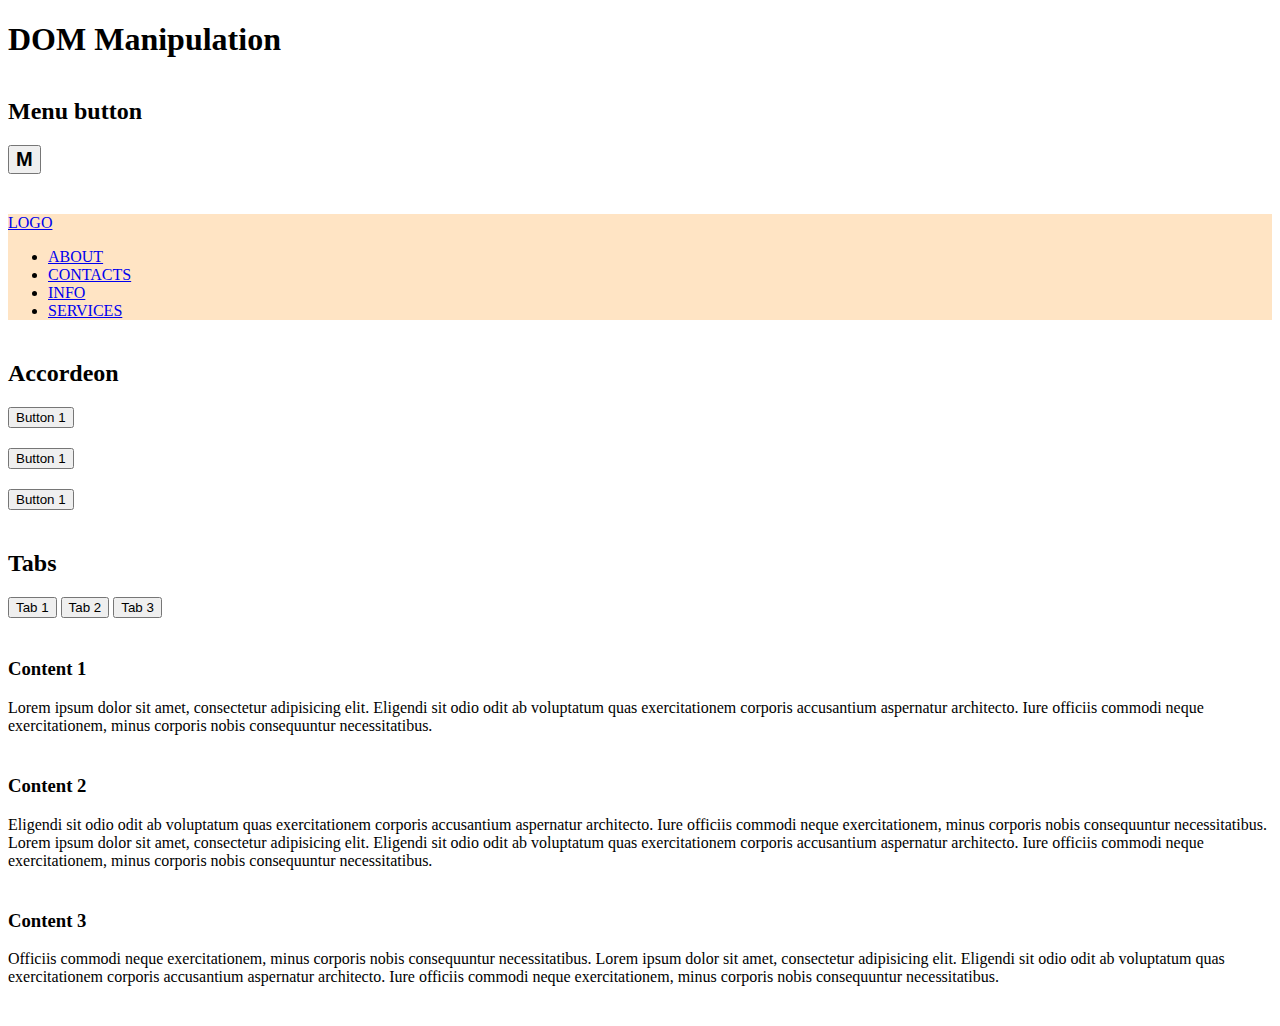
<file: html and css/index.html>
<!DOCTYPE html>
<html lang="en">
  <head>
    <meta charset="UTF-8" />
    <meta name="viewport" content="width=device-width, initial-scale=1.0" />
    <title>Document</title>
  </head>
  <style>
    nav {
      margin: 40px 0;
      background-color: bisque;
    }
    section {
      margin-bottom: 40px;
    }
    header {
      margin-bottom: 40px;
    }
    .cont {
      margin-top: 40px;
    }
    #menu-btn {
      font-size: 20px;
      font-weight: 900;
    }
    .accordeon {
      margin-bottom: 20px;
    }
    .accordeon-text {
      max-height: 0;
      overflow-y: hidden;
      transition: 0.3s;
    }
    .accordeon-text.active {
      max-height: 200px;
    }
  </style>
  <body>
    <section>
      <h1 class="heading-class" id="heading" data-test="test">
        DOM Manipulation
      </h1>
    </section>
    <div id="test"></div>

    <section>
      <h2>Menu button</h2>
      <button id="menu-btn">M</button>
      <nav>
        <a href="#">LOGO</a>
        <ul>
          <li><a href="#">ABOUT</a></li>
          <li><a href="#">CONTACTS</a></li>
          <li><a href="#">INFO</a></li>
          <li><a href="#">SERVICES</a></li>
        </ul>
      </nav>
    </section>

    <section>
      <h2>Accordeon</h2>
      <div class="accordeon">
        <button class="accordeon-btn" id="acc-btn1" data-target="acc-text1">Button 1</button>
        <div class="accordeon-text" id="acc-text3">
          Accordeon text 1 Lorem ipsum dolor sit amet, consectetur adipisicing
          elit. Amet culpa asperiores placeat incidunt? Deserunt pariatur
          corrupti excepturi! Dignissimos, ab aperiam.
        </div>
      </div>
      <div class="accordeon">
        <button class="accordeon-btn" id="acc-btn2" data-target="acc-text2">Button 1</button>
        <div class="accordeon-text" id="acc-text3">
          Accordeon text 2 Sit amet, consectetur adipisicing elit. Amet culpa
          asperiores placeat incidunt? Deserunt pariatur corrupti excepturi!
          Dignissimos, ab aperiam.
        </div>
      </div>
      <div class="accordeon">
        <button class="accordeon-btn" id="acc-btn3" data-target="acc-text3">Button 1</button>
        <div class="accordeon-text" id="acc-text3">
          Accordeon text 3 Ipsum dolor sit amet, consectetur adipisicing elit.
          Amet culpa asperiores placeat incidunt? Deserunt pariatur corrupti
          excepturi! Dignissimos, ab aperiam.
        </div>
      </div>
    </section>

    <section>
      <h2>Tabs</h2>
      <div>
        <button class="tab" id="tab1">Tab 1</button>
        <button class="tab" id="tab2">Tab 2</button>
        <button class="tab" id="tab3">Tab 3</button>
      </div>
      <div>
        <div class="cont" id="cont1">
          <h3>Content 1</h3>
          Lorem ipsum dolor sit amet, consectetur adipisicing elit. Eligendi sit
          odio odit ab voluptatum quas exercitationem corporis accusantium
          aspernatur architecto. Iure officiis commodi neque exercitationem,
          minus corporis nobis consequuntur necessitatibus.
        </div>
        <div class="cont" id="cont2">
          <h3>Content 2</h3>
          Eligendi sit odio odit ab voluptatum quas exercitationem corporis
          accusantium aspernatur architecto. Iure officiis commodi neque
          exercitationem, minus corporis nobis consequuntur necessitatibus.
          Lorem ipsum dolor sit amet, consectetur adipisicing elit. Eligendi sit
          odio odit ab voluptatum quas exercitationem corporis accusantium
          aspernatur architecto. Iure officiis commodi neque exercitationem,
          minus corporis nobis consequuntur necessitatibus.
        </div>
        <div class="cont" id="cont3">
          <h3>Content 3</h3>
          Officiis commodi neque exercitationem, minus corporis nobis
          consequuntur necessitatibus. Lorem ipsum dolor sit amet, consectetur
          adipisicing elit. Eligendi sit odio odit ab voluptatum quas
          exercitationem corporis accusantium aspernatur architecto. Iure
          officiis commodi neque exercitationem, minus corporis nobis
          consequuntur necessitatibus.
        </div>
      </div>
      
    </section>
    <script src="/index.js"></script>
  </body>
</html>
</file>
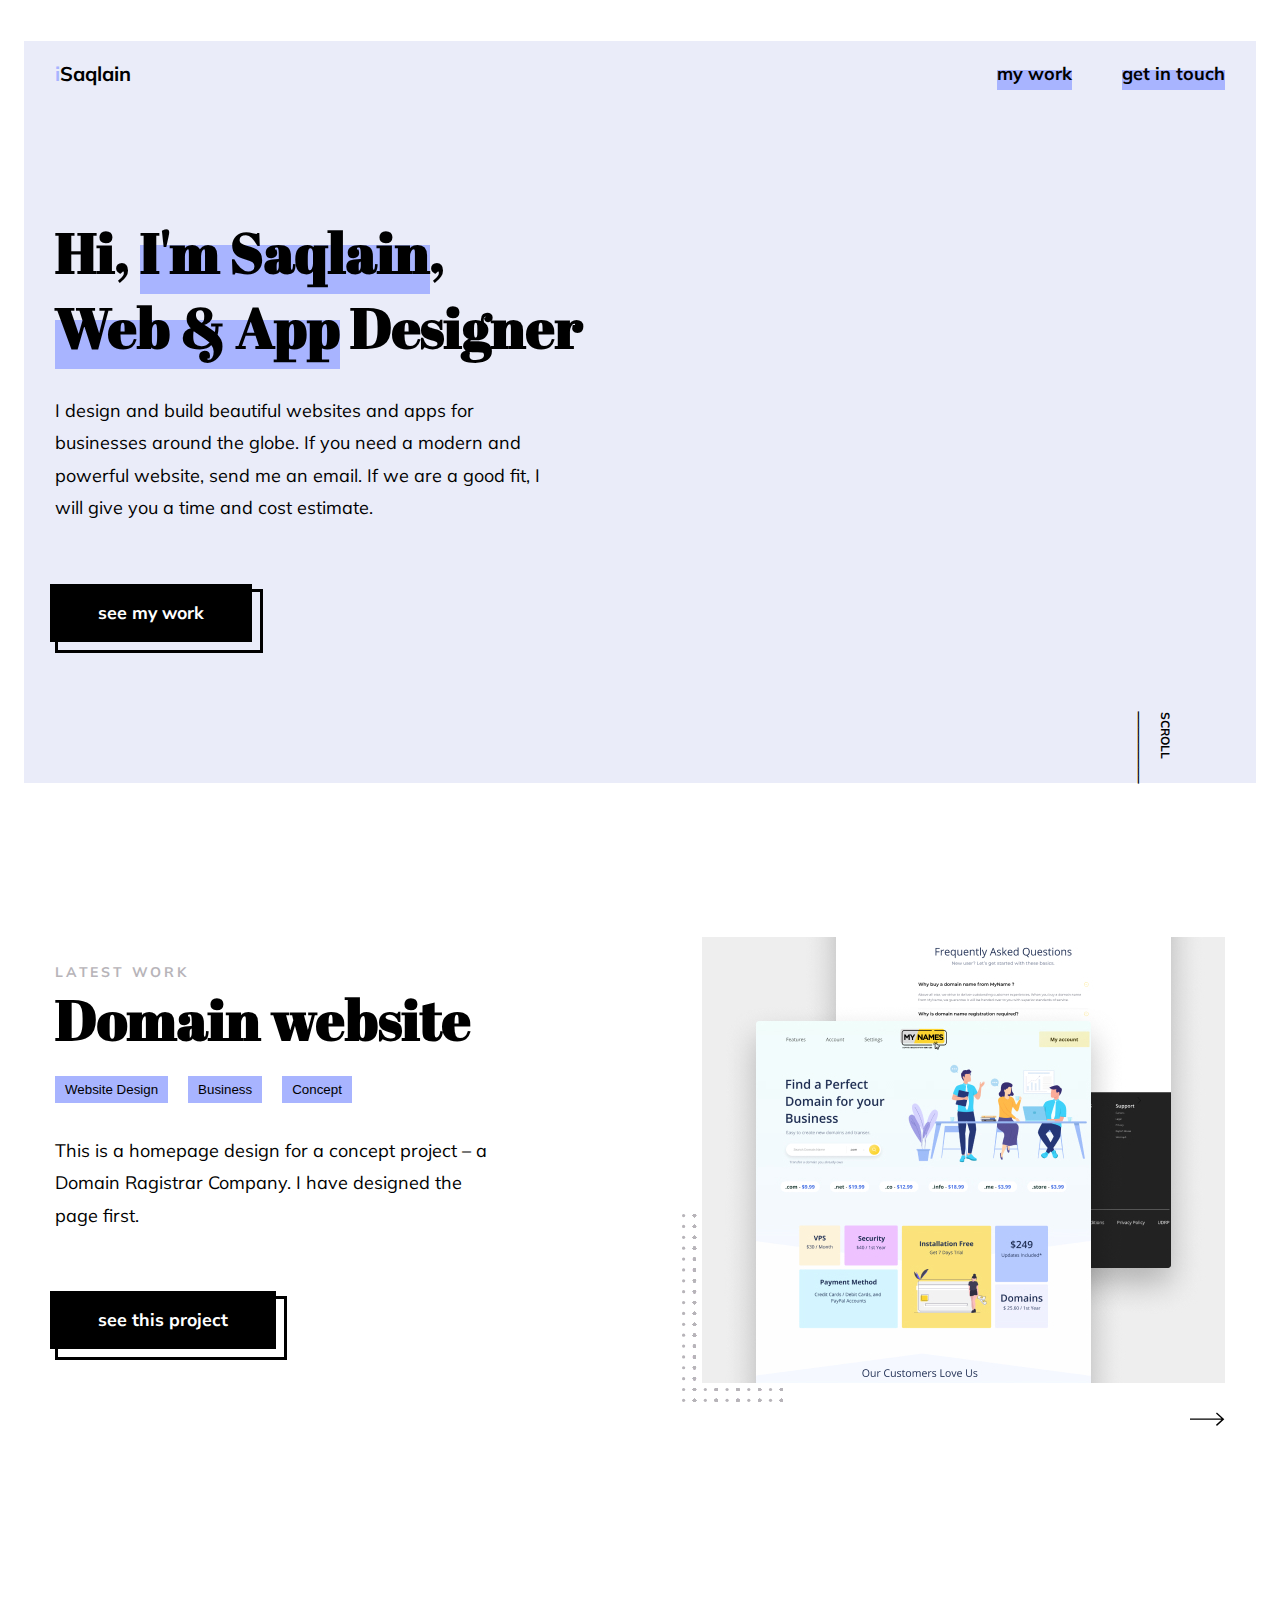
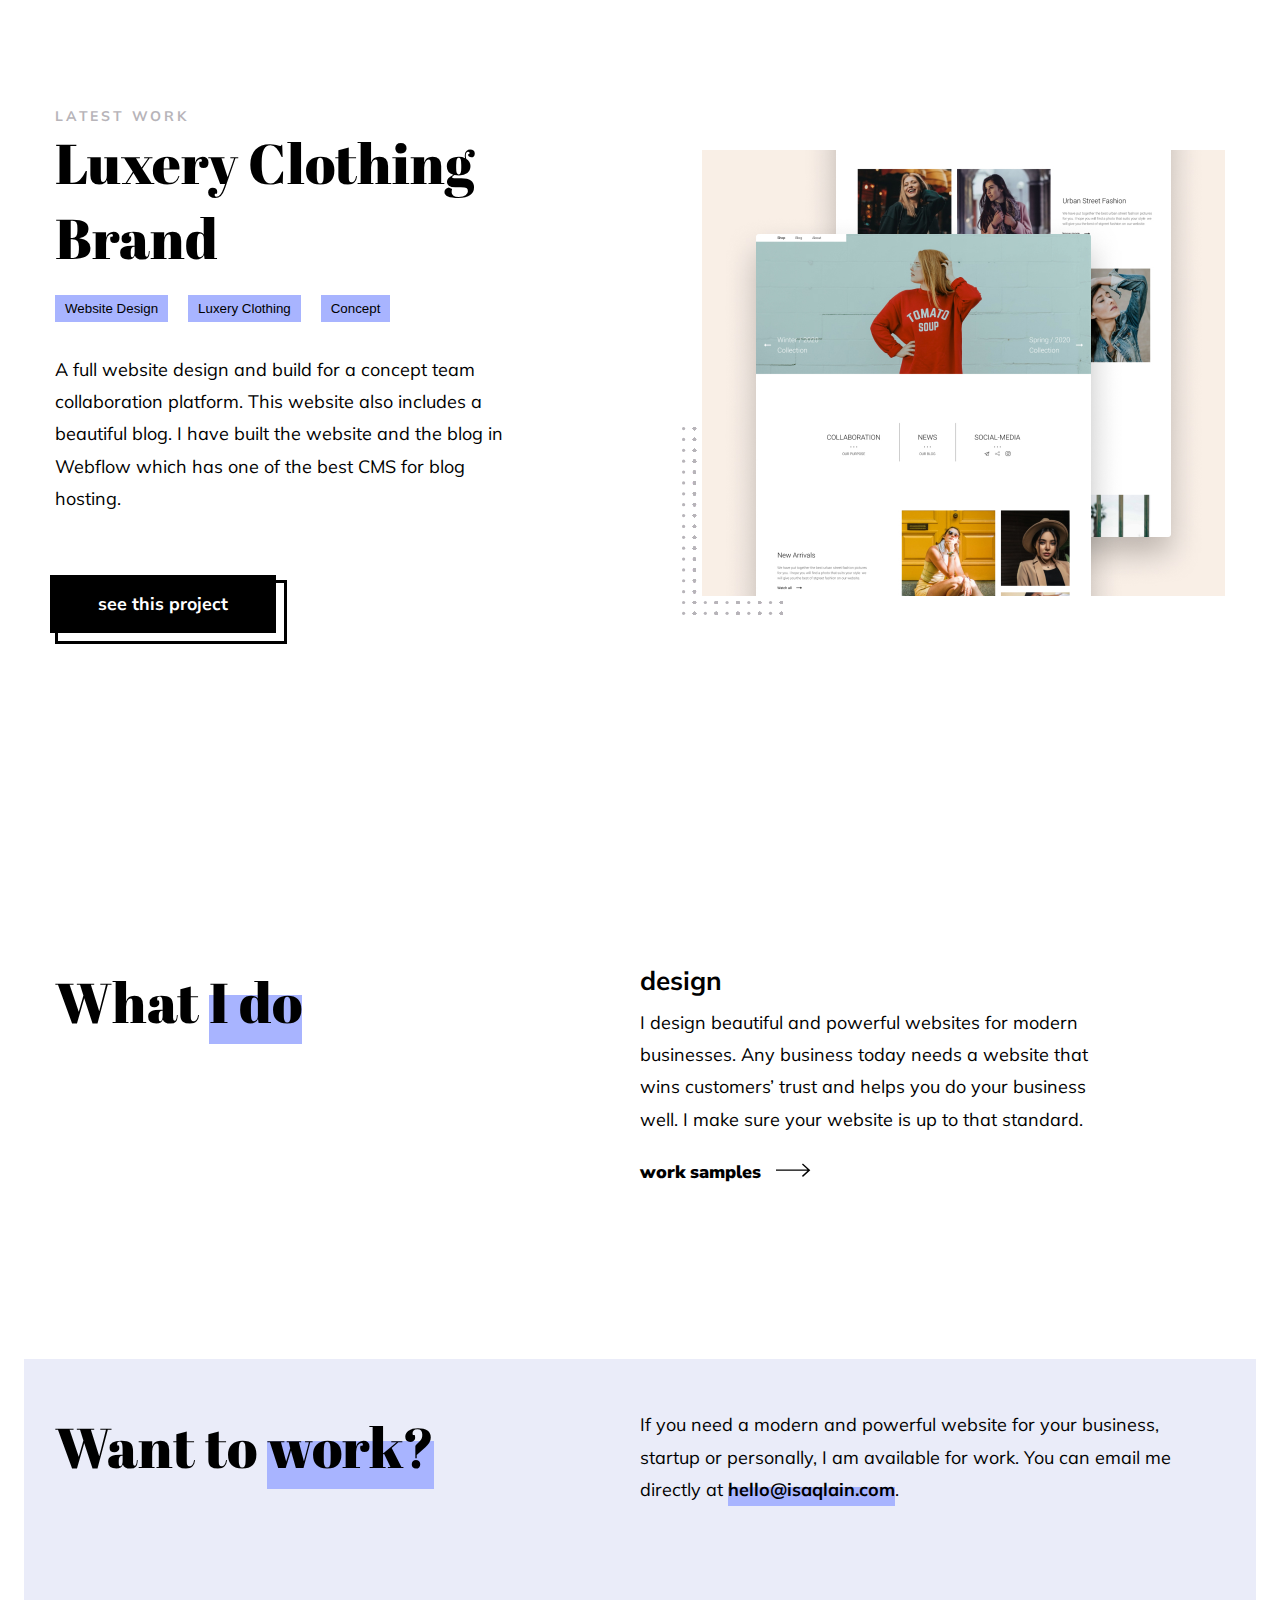
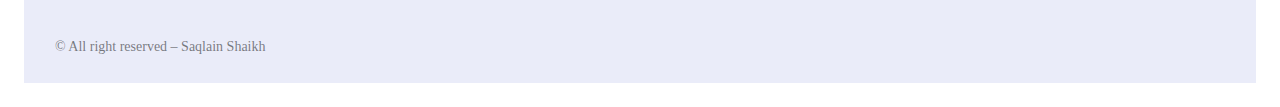
<file: html and css/figma/figma.html>
<!DOCTYPE html>
<html lang="en">
  <head>
    <meta charset="UTF-8" />
    <meta name="viewport" content="width=device-width, initial-scale=1.0" />
    <title>Documents</title>
    <link rel="preconnect" href="https://fonts.googleapis.com" />
    <link rel="preconnect" href="https://fonts.gstatic.com" crossorigin />
    <link rel="stylesheet" href="./figma.css"/>
    <link
      href="https://fonts.googleapis.com/css2?family=Abril+Fatface&family=Mulish:wght@300;400;700;900&family=Nunito+Sans:opsz,wght@6..12,300;6..12,400;6..12,600;6..12,700;6..12,900&display=swap" 
      rel="stylesheet" />
  </head>
 <body>
    <header>
      
    </header>
    <main>
      <section class="content" style="background-color: #EAECF9; 
      z-index: 1; position: relative">
        <div class="content_2">
          <div class="container">
            <div id="logo"><span id="logo-font">i</span>Saqlain</div>
              <ul class="header_ul" >
                <li><a href="#" class="header_link">
                  <span id="shaded_text_2">my work</span></a></li>
                <li><a href="#" class="header_link">
                  <span id="shaded_text_2">get in touch</span></a>
                  <div id="tr-one">
                    <p style="font-size: 12px;">
                      SCROLL
                    </p>
                    _________
                  </div></li>
                  
            </ul>
          </div>
        </div>
        <div class="container">
          <div class="wrapper">
            <div class="hero_col-left">
              <h1><b>Hi, <span id="shaded_text">I'm Saqlain</span>,<br>
                <span id="shaded_text">Web & App</span> Designer <br></b></h1>
            <p class="p1">
              I design and build beautiful websites and apps for 
              <br>businesses  around the globe. If you need a modern and
              <br> powerful website, send    me an email. If we are a good fit, I 
              <br>will give you a time and cost estimate.
            </p>
            <div class="btn-wrapper">
              <a href="#" class="primary-btn">see my work</a>
            </div>
            </div>
          </div>
        </div>
      </section>
      <section>
        <div class="container">
          <div class="wrapper">
            <div class="hero_col-left">
              <div class="latest">LATEST WORK</div>
              <h2><b>Domain website</b></h2>
              <ul class="div__left-buttons">
                <button>Website Design</button>
                <button>Business</button>
                <button>Concept</button>
              </ul>
              <p class="p3">This is a homepage design for a concept project – a 
                <br>Domain Ragistrar Company. I have designed the
                <br> page first.</p>
              <div class="btn-wrapper">
                <a href="#" class="primary-btn">see this project</a>
              </div>
            </div>
            <div class="img-container">
              <img src="/html and css/figma/Photo/chat app.jpg" width="523" />
              <img src="/html and css/figma/Photo/pattern.svg" id="pattern-left"/>
              <img src="/html and css/figma/Photo/arrow.svg" id="pattern-right"/>
            </div>
          </div>
        </div>
      </section>
      <section>
        <div class="container">
          <div class="wrapper">
            <div class="hero_col-left">
            <div class="latest">LATEST WORK</div>
              <h2>Luxery Clothing<br> Brand<br></h2>
              <ul class="div__left-buttons">
                <button>Website Design</button>
                <button>Luxery Clothing</button>
                <button>Concept</button>
              </ul>
              <p class="p3">
                A full website design and build for a concept team 
                <br> collaboration platform. This website also includes a 
                <br>beautiful blog. I have built the website and the blog in 
                <br>Webflow which has one of the best CMS for blog
                <br> hosting.
              </p>
              <div class="btn-wrapper">
                <a href="#" class="primary-btn">see this project</a>
              </div>
            </div>
            <div class="img-container">
              <img src="/html and css/figma/Photo/Team Mockup.jpg" width="523"/>
              <img src="/html and css/figma/Photo/pattern.svg" id="pattern-left" />
            </div>
          </div>
        </div>
      </section>
      <section>
        <div class="container">
          <div class="wrapper_2">
            <div>
              <h2>What <span id="shaded_text">I do</span></h2>
            </div>
            <div class="hero_col-left">
              <h3 id="design">Design</h3>
              <p class="p2">
                I design beautiful and powerful websites for modern 
                <br> businesses. Any business today needs a website that 
                <br>wins customers’ trust and helps you do your business 
                <br> well. I make sure your website is up to that standard.
              </p>
              <a href="#" id="work"><b>work samples</b> </a>
              <img src="/html and css/figma/Photo/arrow.svg" style="margin: 0 0 0 10px;"/>
            </div>
          </div>
        </div>
      </section>
    </main>
    <div class="content">
      <footer style="background-color: #EAECF9; z-index: 1; 
    position: relative; padding-top: 50px;">
      <div>
      <div class="container">
        <div class="wrapper_2">
          <div>
            <h2>Want to <span id="shaded_text">work?</span></h2>
            <div id="footer">
              © All right reserved – Saqlain Shaikh
            </div>
          </div>
          <div class="hero_col-left">
            <p>
              If you need a modern and powerful website for your business,
              <br>startup or personally, I am available for work. You can email me
              <br>directly at 
              <a href="#"><span id="shaded_text_2"><b>hello@isaqlain.com</b></span></a>.
            </p>
          </div>
        </div>
      </div>
    </div>
    </footer>
  </div>
  </body>
</html>
</file>
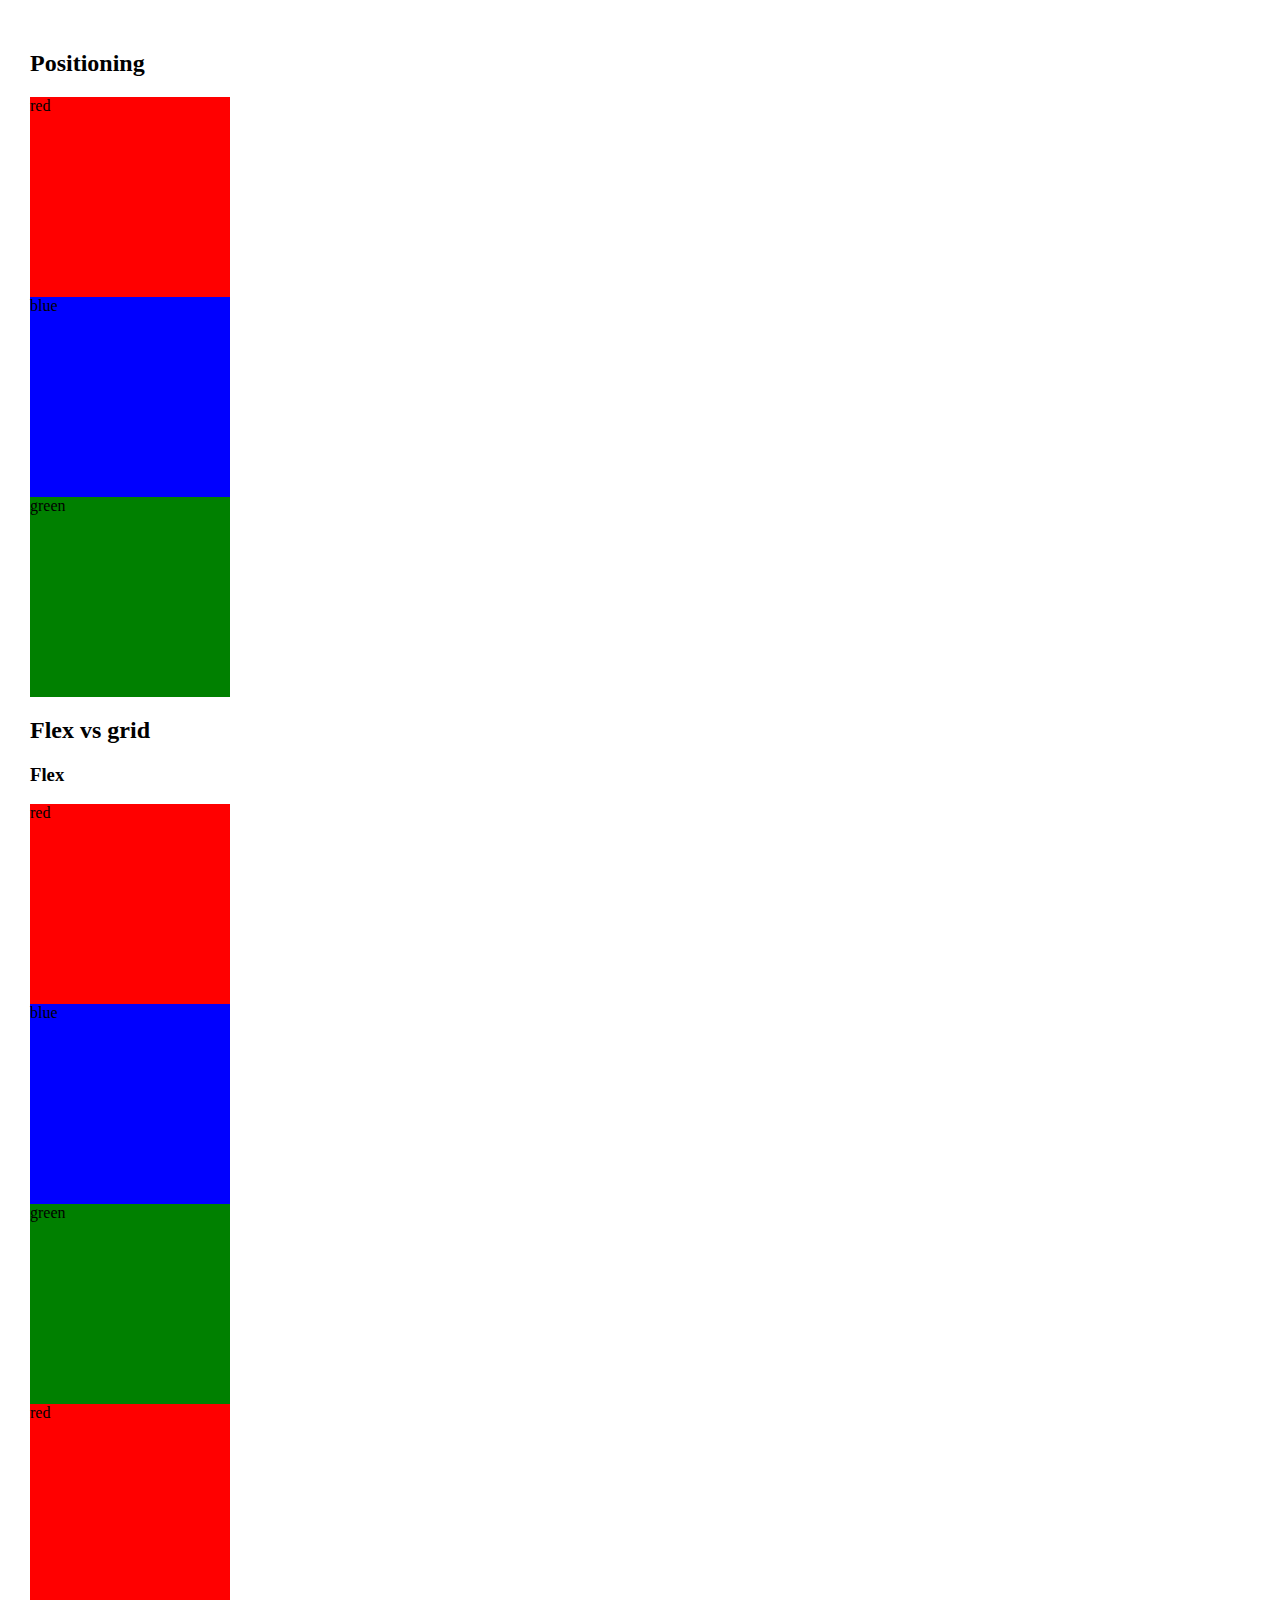
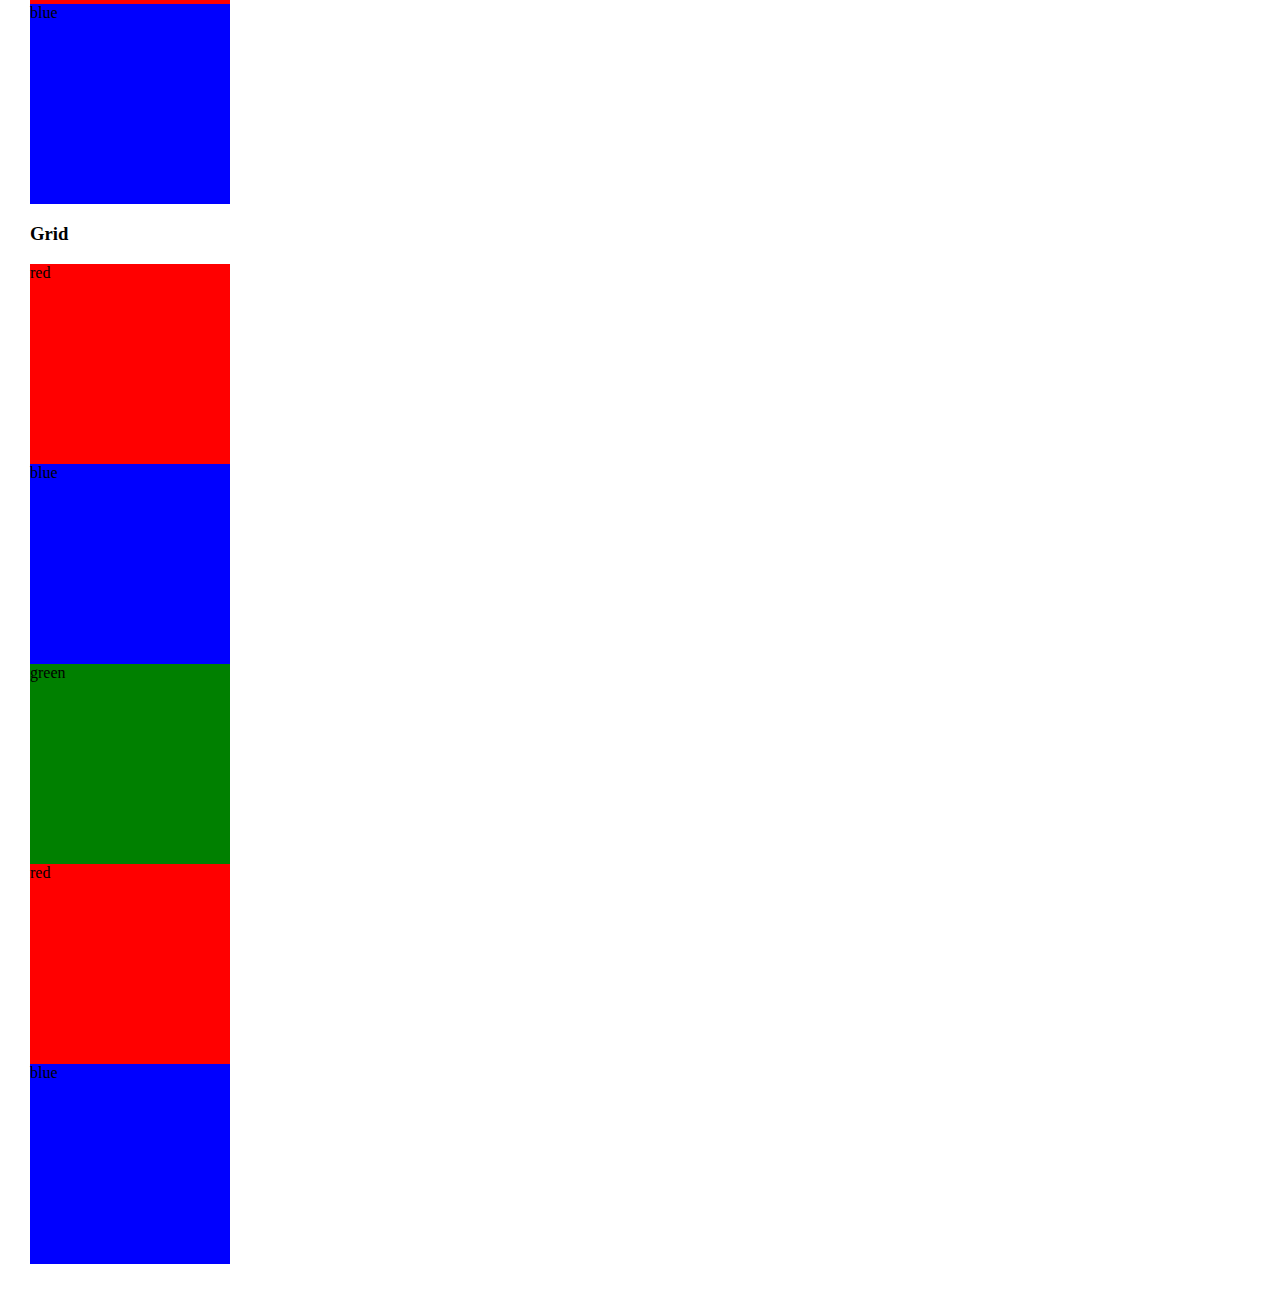
<file: html and css/html-css 2/csstest1.html>
<!DOCTYPE html>
<html lang="en">
  <head>
    <meta charset="UTF-8" />
    <meta name="viewport" content="width=device-width, initial-scale=1.0" />
    <title>CSS Test</title>
  </head>
  <style>
    body {
      margin: 0;
      padding: 30px;
      box-sizing: border-box;
    }
    .box {
      width: 200px;
      height: 200px;
    }
    .red {
      background-color: red;
    }
    .blue {
      background-color: blue;
    }
    .green {
      background-color: green;
    }
  </style>
  <body>
    <section>
      <h2>Positioning</h2>
      <div>
        <div class="red box">red</div>
        <div class="blue box">blue</div>
        <div class="green box">green</div>
      </div>
    </section>
    <section>
      <h2>Flex vs grid</h2>
      <div>
        <h3>Flex</h3>
        <div>
          <div class="red box">red</div>
          <div class="blue box">blue</div>
          <div class="green box">green</div>
          <div class="red box">red</div>
          <div class="blue box">blue</div>
        </div>
      </div>
      <div>
        <h3>Grid</h3>
        <div>
          <div class="red box">red</div>
          <div class="blue box">blue</div>
          <div class="green box">green</div>
          <div class="red box">red</div>
          <div class="blue box">blue</div>
        </div>
      </div>
    </section>
  </body>
</html>
</file>
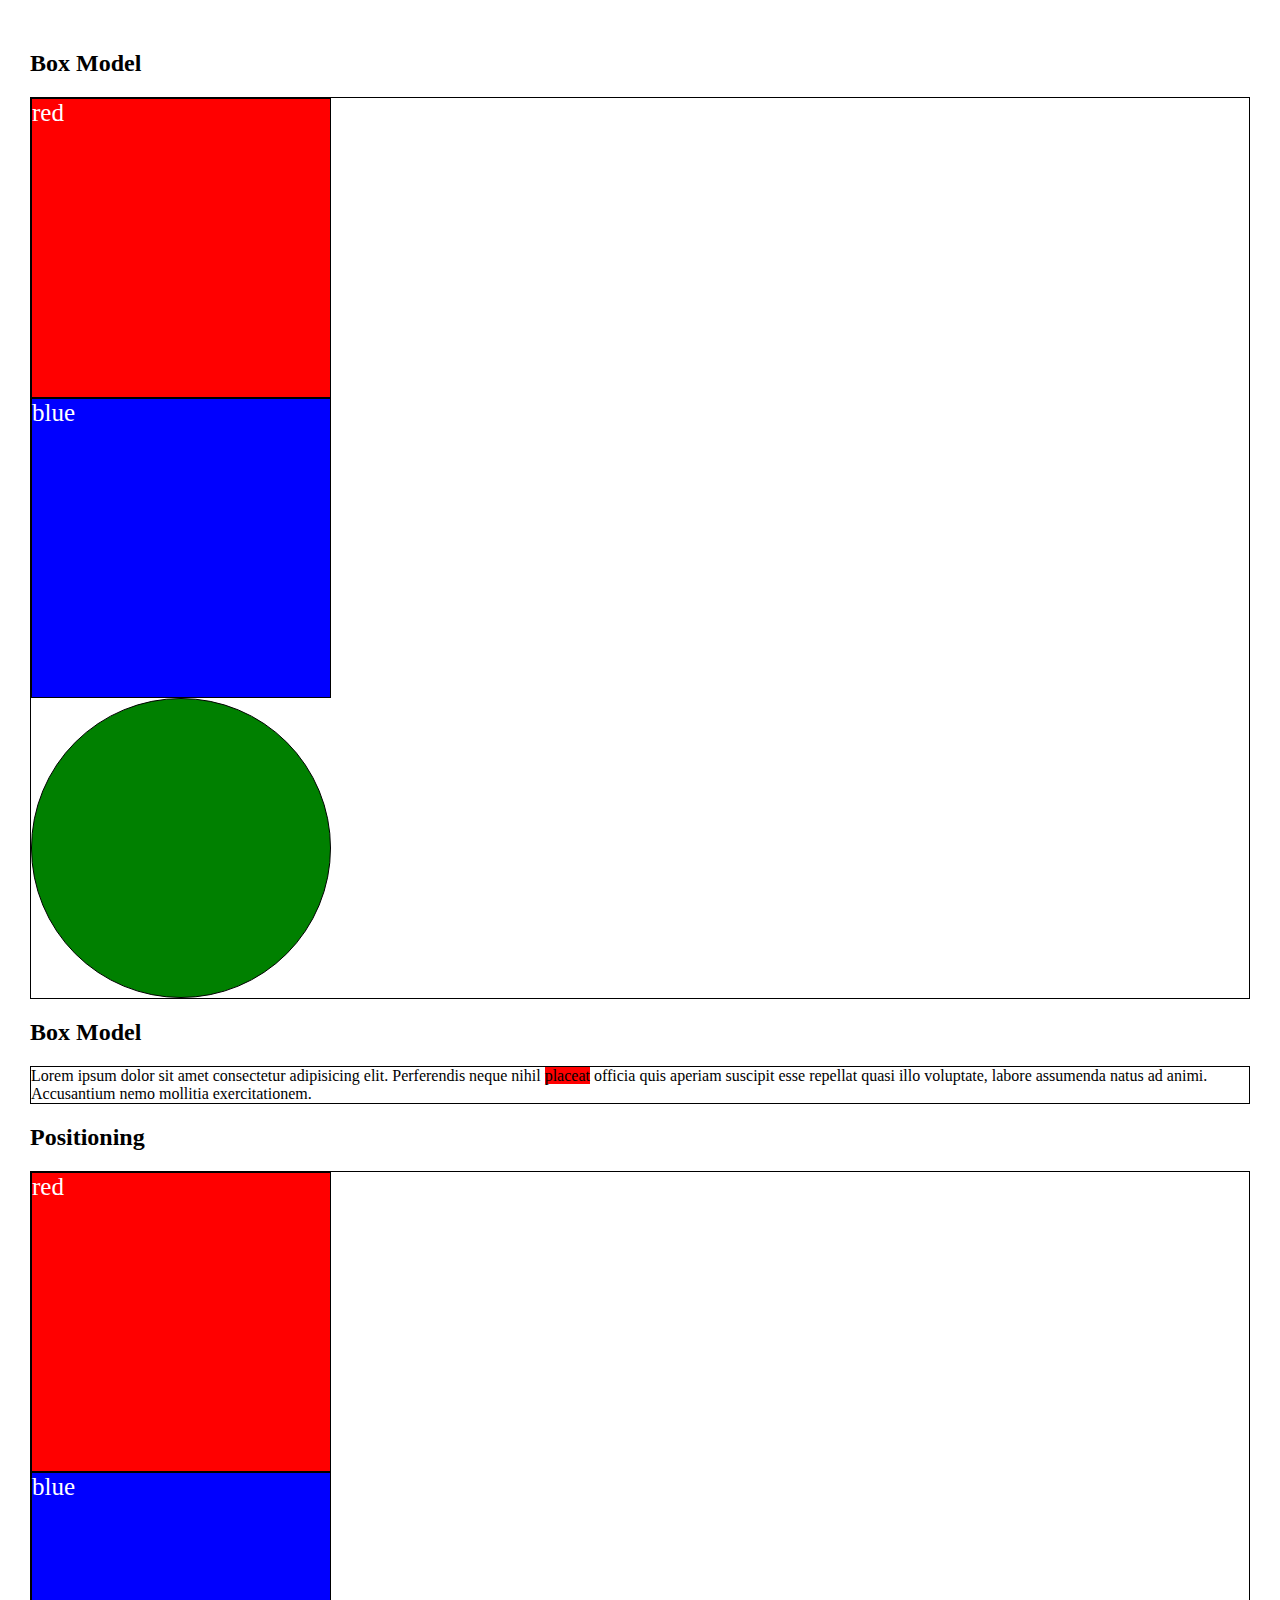
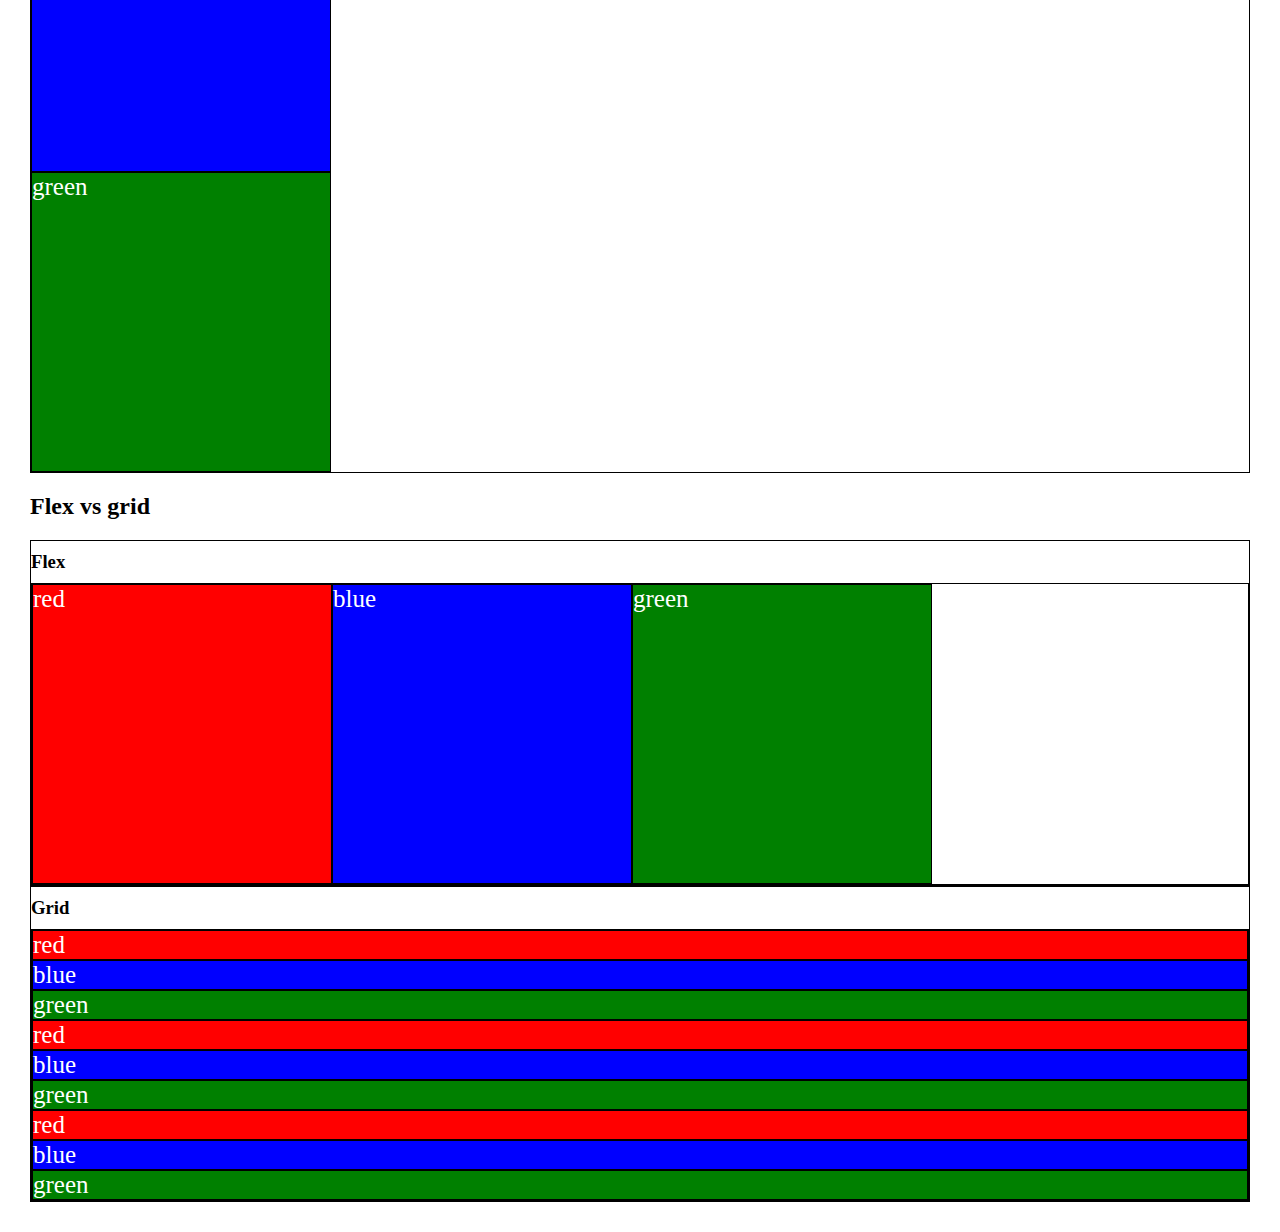
<file: html and css/html-css 3/csstest3.html>
<!DOCTYPE html>
<html lang="en">
  <head>
    <meta charset="UTF-8" />
    <meta name="viewport" content="width=device-width, initial-scale=1.0" />
    <title>CSS Test</title>
    <link rel="preconnect" href="https://fonts.googleapis.com">
<link rel="preconnect" href="https://fonts.gstatic.com" crossorigin>
<link href="https://fonts.googleapis.com/css2?family=Mulish:ital,wght@0,400;1,500&display=swap" rel="stylesheet">
  </head>

  <style>
    *,
    *::before,
    *::after {
      margin: 0;
      padding: 0;
      box-sizing: border-box;
    }
    body {
      padding: 30px;
    }
    h2 {
      margin: 20px 0;
    }
    h3 {
      margin: 10px 0;
    }

    div {
      border: solid 1px #000;
    }

    .box {
      height: 300px;
      width: 300px;
      font-size: 25px;
      color: white;
    }
    .unsized_box {
      font-size: 25px;
      color: white;
    }
    .red {
      background-color: rgba(255, 0, 0, 1);
    }
    .blue {
      background-color: blue;
    }
    .green {
      background-color: green;
    }

    h2 {
      border-radius: 100%;
    }
  </style>

  <body>
    <section>
      <h2>Box Model</h2>

      <div>
        <div id="red-box" class="red box">red</div>
        <div id="blue-box" class="blue box">blue</div>
        <div id="green-box" class="green box" style="border-radius: 100%">green</div>
      </div>
    </section>

    <section>
      <h2>Box Model</h2>
      <div>
        <p>
          Lorem ipsum dolor sit amet consectetur adipisicing elit. Perferendis
          neque nihil <span style="background-color: red">placeat</span> officia
          quis aperiam suscipit esse repellat quasi illo voluptate, labore
          assumenda natus ad animi. Accusantium nemo mollitia exercitationem.
        </p>
      </div>
    </section>
    <section>
      <h2>Positioning</h2>
      <div>
        <div class="red box" style="display: block">red</div>
        <div class="blue box" style="display: block">blue</div>
        <div class="green box" style="display: block">green</div>
      </div>
    </section>
    <section>
      <h2>Flex vs grid</h2>
      <div>
        <h3>Flex</h3>
        <div style="display: flex; flex-direction: row">
          <div class="red box">red</div>
          <div class="blue box">blue</div>
          <div class="green box">green</div>
        </div>
      </div>
      <div>
        <h3>Grid</h3>
        <div>
          <div class="red unsized_box">red</div>
          <div class="blue unsized_box">blue</div>
          <div class="green unsized_box">green</div>
          <div class="red unsized_box">red</div>
          <div class="blue unsized_box">blue</div>
          <div class="green unsized_box">green</div>
          <div class="red unsized_box">red</div>
          <div class="blue unsized_box">blue</div>
          <div class="green unsized_box">green</div>
        </div>
      </div>
    </section>
  </body>
</html>
</file>
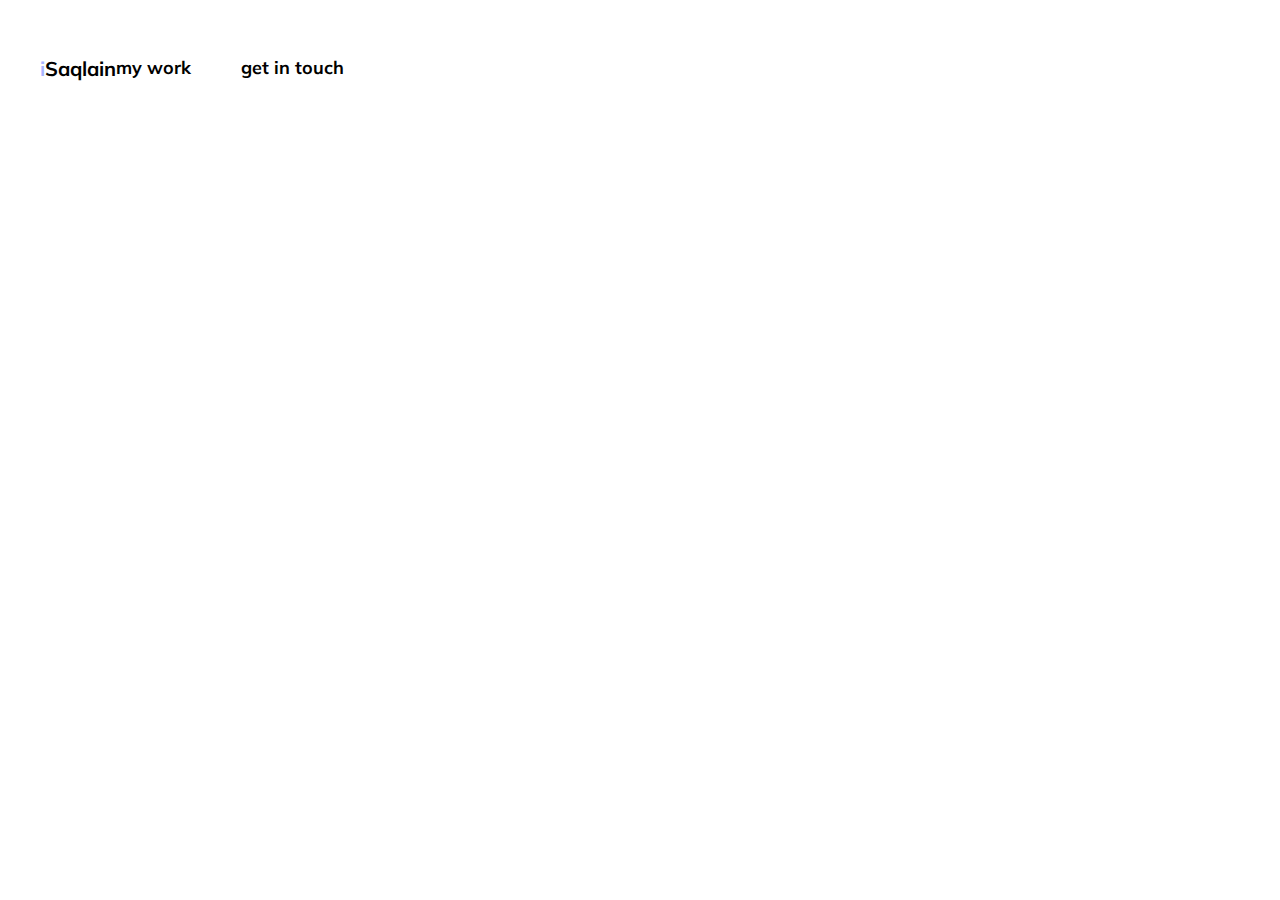
<file: html and css/html-css 3/test3.html>
<!DOCTYPE html>
<html lang="en">
<head>
    <meta charset="UTF-8">
    <meta name="viewport" content="width=device-width, initial-scale=1.0">
    <title>Document</title>
    <link rel="stylesheet" href="style.css"/>
    <link rel="preconnect" href="https://fonts.googleapis.com">
<link rel="preconnect" href="https://fonts.gstatic.com" crossorigin>
<link href="https://fonts.googleapis.com/css2?family=Abril+Fatface&family=Mulish:ital,wght@0,300;0,400;1,300;1,400&family=Nunito+Sans:ital,opsz,wght@0,6..12,300;0,6..12,400;1,6..12,300;1,6..12,400&display=swap" 
rel="stylesheet">
</head>
<body>
    <header>
        <div class="container">
            <div id="logo"><span id="logo-font">i</span>Saqlain</div>
            <ul class="header_ul">
                <li><a href="#" class="header_link">my work</a></li>
                <li><a href="#" class="header_link">get in touch</a></li>
            </ul>
    </div>
    </header>
</body>
</html>
</file>
<file: html and css/figma/figma.css>
* {
    padding:0;
    margin:0;
    box-sizing: border-box;
}
.container {
    max-width: 1200px;
    display: flex;
    margin: 0 auto;
    padding: 0 15px;
    width: 100%;
    height: 100%;
    justify-content:space-between;
    align-items: center;
  }
.wrapper {
    width: 100%;
    height: 100%;
    display: flex;
    justify-content: space-between;
    align-items: center;
  }
  section {
    margin-bottom: 60px;
    padding: 130px 0;
  }
header {
    display:flex;
    justify-content: center;
    padding-top: 56px;
    font-family: "Mulish", sans-serif;
}
p {
    font-family: "Mulish", sans-serif;
    font-size: 18px;
    line-height: 180%; 
}
.header_ul {
    display:flex;
    list-style: none;
    column-gap: 50px;
}
.hero_col-left{
    width: 50%;
}

a {
    text-decoration: none;
    color:#000;
}
#logo {
  color: var(--Text-Color, #000);
  font-family: "Mulish", sans-serif;
  font-size: 20px;
  font-weight: 700;
}
#logo-font{
    color:#A8B4FF;
}
.header_link {
  color: var(--Text-Color, #000);
  font-family: "Mulish", sans-serif;
  font-size: 18px;
  font-weight: 700;
  text-transform: lowercase;
}
.header_ul a {
    font-size: 18px;
    font-weight: 700;
}
.primary-btn {
    position:relative;
    top: -8px;
    left: -8px;
    display: block;
    color:white;
    background-color:black;
    font-size:18px;
    padding: 17px 48px;
    text-decoration: none;
    font-family: "Nunito sans", sans-serif;
    font-weight: 700;
    transition: 0.3s;
  }
  .primary-btn:hover{
    top: 0;
    left: 0;

  }
  .primary-btn:focus {

  }
  .primary-btn:active { 
    background-color: white;
    color: #000;

  }
  .btn-wrapper {
    height: fit-content;
    width: fit-content;
    border: solid #000 3px;
  }
  h1,
  h2 {
    font-family: "Abril Fatface", serif;
    font-size: 56px;
    font-style: normal;
    font-weight: 400;
    line-height: normal;
    color: var(--Text-Color, #000);
  
  
  }
  .p1 {
    margin: 31px 0 64px 0;
  }
  .p2 {
    margin: 10px 0 24px 0;
  }
  .wrapper_2 {
    width: 100%;
    height: 100%;
    display: flex;
    justify-content:space-between;
    align-items: flex-start;

  }
  .p3 {
    margin: 32px 0 64px 0;
  }
  .img {
    width: 523px;
  }
  .div__left-buttons {
    display:flex;
    column-gap:20px;
    margin-top: 20px;
    font-size: 13px;
    font-weight: 700;
& button{
    padding:6px 10px;
    background-color: #A8B4FF;
    border: none;
}
}
#shaded_text {
  position: relative;
}
#shaded_text::after {
  content: "";
  height: 65%;
  width: 100%;
  position: absolute;
  left: 0;
  bottom: -5px;
  background-color: #A8B4FF;
  z-index: -1;

}
#shaded_text_2 {
  position: relative;
}
#shaded_text_2::after {
  content: "";
  height: 85%;
  width: 100%;
  position: absolute;
  left: 0;
  bottom: -5px;
  background-color: #A8B4FF;
  z-index: -1;

}
.img-container {
  position: relative;
  width: fit-content;
}
#pattern-right {
  position: absolute;
  bottom: -40px;
  right: 0;
}
#pattern-left {
  position: absolute;
  bottom: -15px;
  left: -20px;
}
#footer {
  color: rgba(0, 0, 0, 0.50);
  font-family: Muli;
  font-size: 14px;
  font-weight: 400;
  line-height: 180%;
  margin: 150px 0 24px 0;
}
.content {
  margin: -15px 24px 24px 24px;
}
#tr-one {
  position: absolute;
  bottom: 18px;
  transform: rotate(90deg);
  color: #000;
  font-family: "Mulish" sans-serif;
  width: 2px;
  height: 105px;
  font-weight: 700;
}
.content_2 {
  margin: -110px 0 128px 0;
}
.latest {
  font-weight: 700;
  font-size: 14px;
  font-family: "Mulish", sans-serif;
  letter-spacing: 2.8px;
  color: #B7B4B9;
}
#work {
  text-align: center;
  font-family: "Nunito Sans", sans-serif;
  font-size: 18px;
  font-weight: 700;
  text-transform: lowercase;
}
#design {
  font-family: "Mulish", sans-serif;
  font-size: 26px;
  font-weight: 700;
  text-transform: lowercase;
}
</file>
<file: html and css/html-css 3/style.css>
* {
    padding:0;
    margin:0;
    box-sizing: border-box;
}
header {
    display:flex;
    justify-content: center;
    padding-top: 56px;
    font-family: "Mulish", sans-serif;
}
.header_ul {
    display:flex;
    list-style: none;
    column-gap: 50px;
}

a {
    text-decoration: none;
    color:#000;
}
.container {
    max-width: 1200px;
    width: 100%;
    display: flex;

}
#logo {
    font-size: 20px;
    font-weight: 700;
}
#logo-font{
    color:#A8B4FF;
}
.header_link {
    font-size: 18px;
    font-weight: 700;
}
.header_ul a {
    font-size: 18px;
    font-weight: 700;
}
</file>
